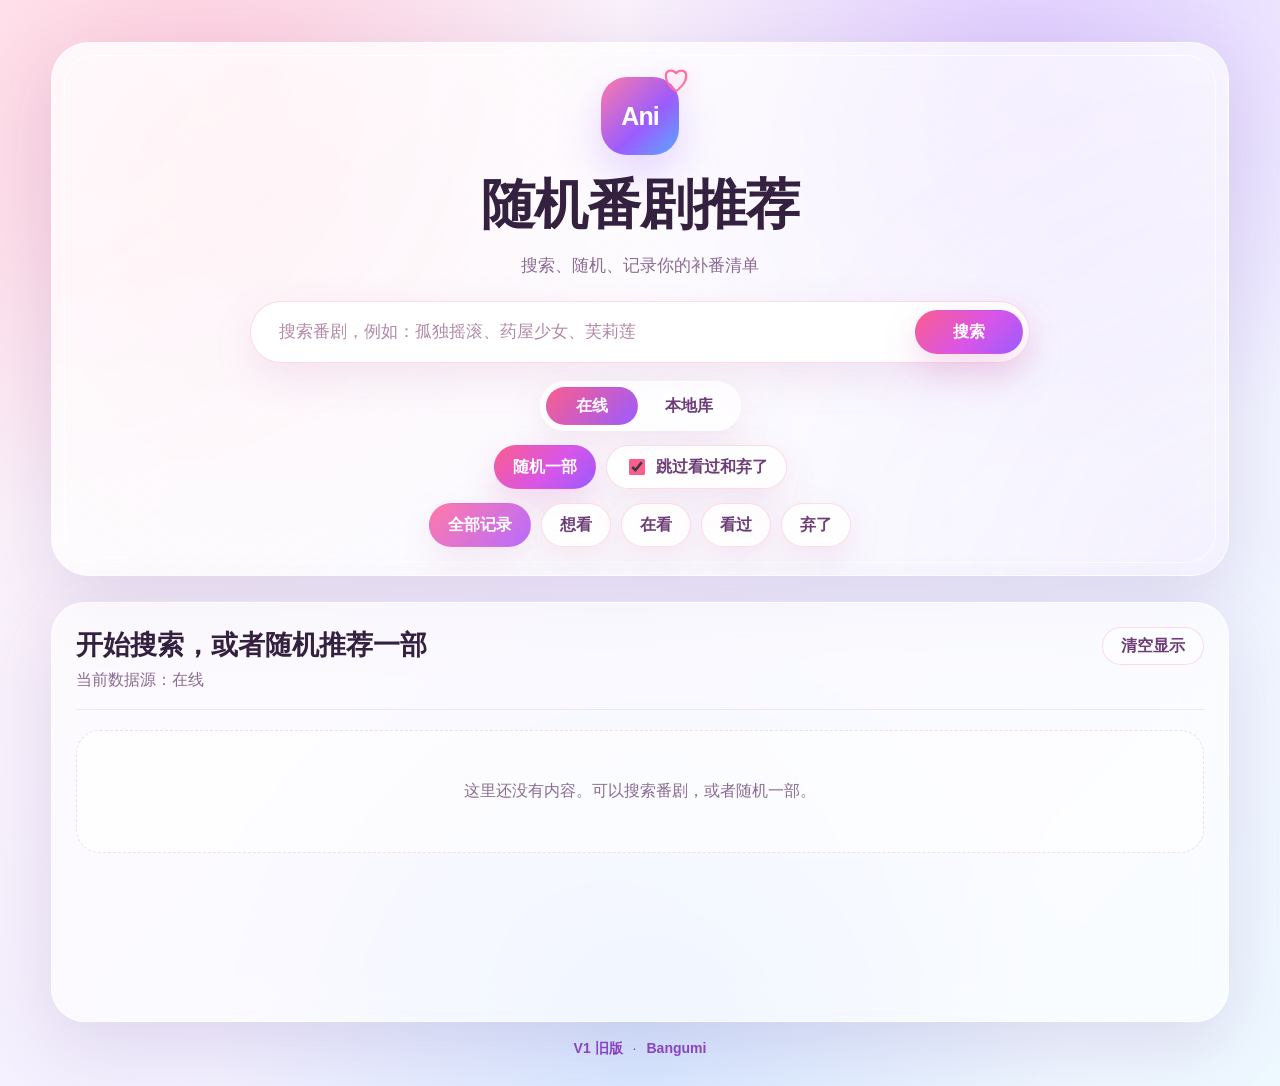
<file: index.html>
<!DOCTYPE html>
<html lang="zh-CN">
<head>
  <meta charset="UTF-8" />
  <meta name="viewport" content="width=device-width, initial-scale=1.0" />
  <title>随机番剧推荐 V2</title>
  <link rel="stylesheet" href="style.css?v=21" />
</head>
<body>
  <main class="page-shell">
    <section class="hero-panel">
      <div class="brand-logo" aria-hidden="true">Ani</div>
      <h1>随机番剧推荐</h1>
      <p class="subtitle">搜索、随机、记录你的补番清单</p>

      <form id="searchForm" class="search-panel" autocomplete="off">
        <input id="searchInput" type="text" placeholder="搜索番剧，例如：孤独摇滚、药屋少女、芙莉莲" />
        <button class="primary-btn search-submit" type="submit">搜索</button>
      </form>

      <div class="source-switch" role="group" aria-label="数据源切换">
        <button class="source-btn active" type="button" data-source="online">在线</button>
        <button class="source-btn" type="button" data-source="local">本地库</button>
      </div>

      <div class="action-row">
        <button id="randomBtn" class="primary-btn" type="button">随机一部</button>
        <label class="soft-check">
          <input id="skipWatched" type="checkbox" checked />
          <span>跳过看过和弃了</span>
        </label>
      </div>

      <div class="filter-row" role="group" aria-label="记录筛选">
        <button class="filter-btn active" type="button" data-filter="全部">全部记录</button>
        <button class="filter-btn" type="button" data-filter="想看">想看</button>
        <button class="filter-btn" type="button" data-filter="在看">在看</button>
        <button class="filter-btn" type="button" data-filter="看过">看过</button>
        <button class="filter-btn" type="button" data-filter="弃了">弃了</button>
      </div>
    </section>

    <section class="content-panel">
      <div class="section-head">
        <div>
          <h2 id="resultTitle">开始搜索，或者随机推荐一部</h2>
          <p id="resultTip">当前数据源：在线</p>
        </div>
        <button id="clearViewBtn" class="ghost-btn" type="button">清空显示</button>
      </div>

      <section id="resultList" class="grid"></section>
    </section>

    <footer class="footer-links">
      <a href="./v1/">V1 旧版</a>
      <span>·</span>
      <a href="https://bgm.tv/anime" target="_blank" rel="noreferrer">Bangumi</a>
    </footer>
  </main>

  <script src="app.js?v=21"></script>
</body>
</html>
</file>
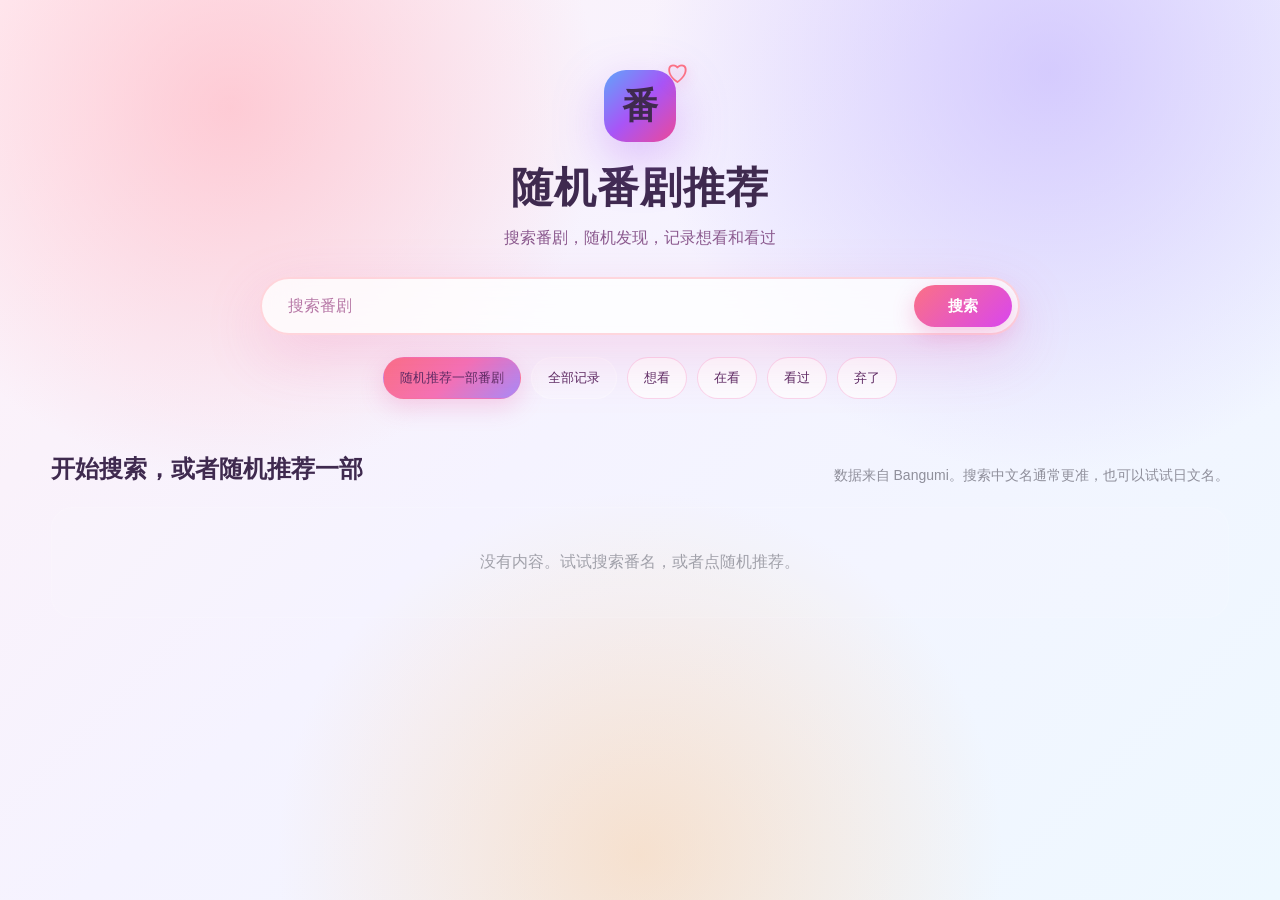
<file: anime-home/index.html>
<!DOCTYPE html>
<html lang="zh-CN">
<head>
  <meta charset="UTF-8" />
  <meta name="viewport" content="width=device-width, initial-scale=1.0" />
  <title>随机番剧推荐</title>
  <link rel="stylesheet" href="style.css" />
</head>
<body>
  <main class="page">
    <section class="hero">
      <div class="logo">番</div>
      <h1>随机番剧推荐</h1>
      <p>搜索番剧，随机发现，记录想看和看过</p>

      <div class="search-box">
        <input id="searchInput" type="text" placeholder="搜索番剧" />
        <button id="searchBtn">搜索</button>
      </div>

      <div class="actions">
        <button id="randomBtn" class="main-btn">随机推荐一部番剧</button>
        <button class="filter-btn active" data-filter="全部">全部记录</button>
        <button class="filter-btn" data-filter="想看">想看</button>
        <button class="filter-btn" data-filter="在看">在看</button>
        <button class="filter-btn" data-filter="看过">看过</button>
        <button class="filter-btn" data-filter="弃了">弃了</button>
      </div>
    </section>

    <section class="result-head">
      <h2 id="resultTitle">开始搜索，或者随机推荐一部</h2>
      <p id="resultTip">数据来自 Bangumi。搜索中文名通常更准，也可以试试日文名。</p>
    </section>

    <section id="resultList" class="grid"></section>
  </main>

  <script src="app.js"></script>
</body>
</html>
</file>
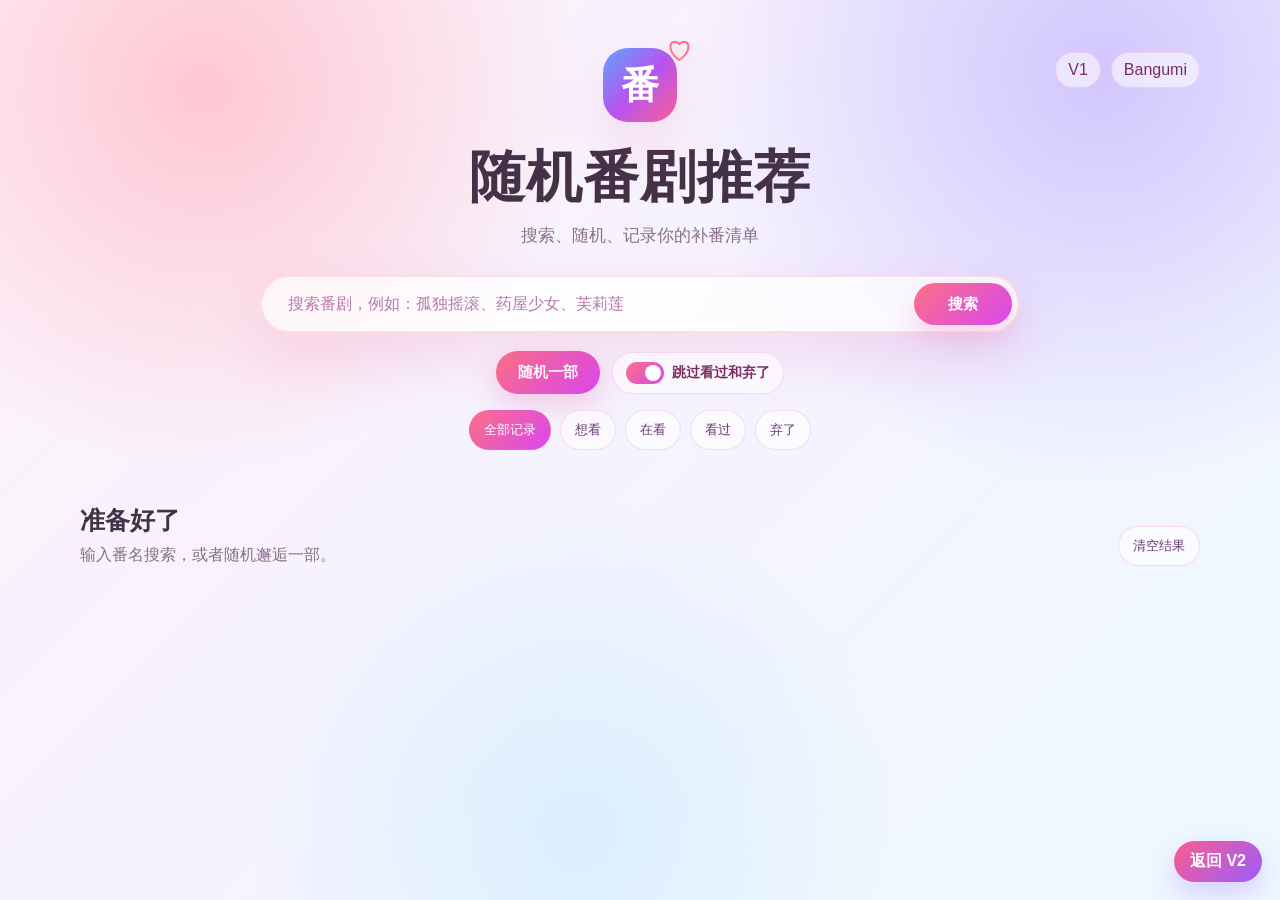
<file: v1/index.html>
<!DOCTYPE html>
<html lang="zh-CN">
<head>
  <meta charset="UTF-8" />
  <meta name="viewport" content="width=device-width, initial-scale=1.0" />
  <title>随机番剧推荐 V2</title>
  <link rel="stylesheet" href="style.css" />
</head>
  <a class="back-v2-link" href="../">返回 V2</a>
<body>
  <main class="page">
    <section class="hero">
      <div class="top-links">
        <a href="./v1/">V1</a>
        <a href="https://bgm.tv/" target="_blank" rel="noreferrer">Bangumi</a>
      </div>

      <div class="logo">番</div>
      <h1>随机番剧推荐</h1>
      <p>搜索、随机、记录你的补番清单</p>

      <div class="search-shell">
        <input id="searchInput" type="text" autocomplete="off" placeholder="搜索番剧，例如：孤独摇滚、药屋少女、芙莉莲" />
        <button id="searchBtn">搜索</button>
      </div>

      <div class="quick-actions">
        <button id="randomBtn" class="primary-btn">随机一部</button>

        <label class="switch">
          <input id="skipWatchedInput" type="checkbox" checked />
          <span></span>
          <b>跳过看过和弃了</b>
        </label>
      </div>

      <div class="filters">
        <button class="filter-btn active" data-filter="全部">全部记录</button>
        <button class="filter-btn" data-filter="想看">想看</button>
        <button class="filter-btn" data-filter="在看">在看</button>
        <button class="filter-btn" data-filter="看过">看过</button>
        <button class="filter-btn" data-filter="弃了">弃了</button>
      </div>
    </section>

    <section class="result-head">
      <div>
        <h2 id="resultTitle">准备好了</h2>
        <p id="resultTip">输入番名搜索，或者随机邂逅一部。</p>
      </div>
      <button id="clearBtn" class="ghost-btn">清空结果</button>
    </section>

    <section id="resultList" class="grid"></section>
  </main>

  <template id="cardSkeleton">
    <article class="card skeleton-card">
      <div class="cover-wrap shimmer"></div>
      <div class="body">
        <div class="line shimmer"></div>
        <div class="line short shimmer"></div>
        <div class="chips">
          <span class="chip shimmer"></span>
          <span class="chip shimmer"></span>
          <span class="chip shimmer"></span>
        </div>
        <div class="text-block shimmer"></div>
      </div>
    </article>
  </template>

  <script src="app.js"></script>
</body>
</html>
</file>
<file: style.css>
:root {
  --bg-1: #fff1f6;
  --bg-2: #f3f0ff;
  --bg-3: #eef8ff;
  --text: #34213f;
  --muted: #8a6b92;
  --card: rgba(255, 255, 255, 0.78);
  --card-strong: rgba(255, 255, 255, 0.92);
  --line: rgba(216, 120, 178, 0.22);
  --pink: #fb5d8d;
  --purple: #9b5cff;
  --blue: #5aa9ff;
  --shadow: 0 22px 70px rgba(114, 74, 150, 0.16);
  --shadow-soft: 0 12px 34px rgba(174, 87, 143, 0.13);
}

* { box-sizing: border-box; }

body {
  margin: 0;
  min-height: 100vh;
  color: var(--text);
  font-family: "Microsoft YaHei", "PingFang SC", Arial, sans-serif;
  background:
    radial-gradient(circle at 16% 12%, rgba(255, 121, 158, 0.32), transparent 30%),
    radial-gradient(circle at 80% 8%, rgba(155, 92, 255, 0.26), transparent 28%),
    radial-gradient(circle at 50% 95%, rgba(90, 169, 255, 0.18), transparent 35%),
    linear-gradient(135deg, var(--bg-1), var(--bg-2) 52%, var(--bg-3));
}

button, input { font: inherit; }
button { border: none; cursor: pointer; }

.page-shell {
  width: min(1180px, 92vw);
  margin: 0 auto;
  padding: 42px 0 28px;
}

.hero-panel {
  position: relative;
  overflow: hidden;
  margin: 0 auto;
  padding: 34px 28px 28px;
  border-radius: 38px;
  text-align: center;
  background:
    linear-gradient(145deg, rgba(255, 255, 255, 0.88), rgba(255, 255, 255, 0.54)),
    radial-gradient(circle at top left, rgba(251, 93, 141, 0.16), transparent 36%),
    radial-gradient(circle at bottom right, rgba(155, 92, 255, 0.12), transparent 40%);
  border: 1px solid rgba(255, 255, 255, 0.74);
  box-shadow: var(--shadow);
  backdrop-filter: blur(20px);
}

.hero-panel::before {
  content: "";
  position: absolute;
  inset: 12px;
  pointer-events: none;
  border-radius: 30px;
  border: 1px solid rgba(255, 255, 255, 0.74);
}

.brand-logo {
  position: relative;
  z-index: 1;
  width: 78px;
  height: 78px;
  margin: 0 auto 14px;
  display: grid;
  place-items: center;
  border-radius: 26px;
  color: white;
  font-size: 25px;
  font-weight: 900;
  letter-spacing: -1px;
  background: linear-gradient(135deg, #ff7aa8, #9b5cff 58%, #5aa9ff);
  box-shadow: 0 18px 44px rgba(155, 92, 255, 0.26);
}

.brand-logo::after {
  content: "♡";
  position: absolute;
  top: -13px;
  right: -9px;
  color: #ff6fa3;
  font-size: 27px;
  text-shadow: 0 6px 18px rgba(251, 93, 141, 0.35);
}

h1 {
  position: relative;
  z-index: 1;
  margin: 0;
  font-size: clamp(34px, 5vw, 54px);
  letter-spacing: -1px;
}

.subtitle {
  position: relative;
  z-index: 1;
  margin: 12px 0 24px;
  color: var(--muted);
  font-size: 17px;
}

.search-panel {
  position: relative;
  z-index: 1;
  width: min(780px, 100%);
  height: 62px;
  margin: 0 auto;
  padding: 6px;
  display: flex;
  gap: 8px;
  align-items: center;
  border-radius: 999px;
  background: rgba(255, 255, 255, 0.96);
  border: 1px solid rgba(251, 93, 141, 0.24);
  box-shadow: 0 14px 40px rgba(175, 84, 152, 0.13);
}

.search-panel input {
  flex: 1;
  min-width: 0;
  height: 100%;
  padding: 0 22px;
  border: none;
  outline: none;
  background: transparent;
  color: var(--text);
  font-size: 17px;
}
.search-panel input::placeholder { color: #b38aa7; }

.primary-btn,
.source-btn,
.filter-btn,
.ghost-btn,
.soft-check {
  min-height: 44px;
  padding: 0 18px;
  display: inline-flex;
  align-items: center;
  justify-content: center;
  border-radius: 999px;
  font-weight: 700;
  color: #6d3d77;
  background: rgba(255, 255, 255, 0.82);
  border: 1px solid rgba(251, 93, 141, 0.22);
  box-shadow: var(--shadow-soft);
  transition: transform .18s ease, filter .18s ease, box-shadow .18s ease, background .18s ease;
}

.primary-btn {
  color: #fff;
  background: linear-gradient(135deg, var(--pink), #d955e7 55%, var(--purple));
  border-color: transparent;
  box-shadow: 0 14px 34px rgba(203, 81, 174, 0.22);
}
.search-submit { min-width: 108px; }

button:hover, .soft-check:hover {
  transform: translateY(-1px);
  filter: brightness(1.035);
}
button:active, .soft-check:active { transform: translateY(0); }

.source-switch {
  position: relative;
  z-index: 1;
  width: max-content;
  margin: 18px auto 0;
  padding: 5px;
  display: flex;
  gap: 5px;
  border-radius: 999px;
  background: rgba(255, 255, 255, 0.62);
  border: 1px solid rgba(255, 255, 255, 0.75);
  box-shadow: var(--shadow-soft);
}

.source-btn {
  min-width: 92px;
  min-height: 38px;
  box-shadow: none;
  background: transparent;
  border-color: transparent;
}
.source-btn.active {
  color: white;
  background: linear-gradient(135deg, var(--pink), var(--purple));
}

.action-row, .filter-row {
  position: relative;
  z-index: 1;
  margin-top: 14px;
  display: flex;
  gap: 10px;
  justify-content: center;
  align-items: center;
  flex-wrap: wrap;
}

.soft-check { gap: 8px; }
.soft-check input { width: 16px; height: 16px; accent-color: var(--pink); }
.filter-btn.active {
  color: white;
  background: linear-gradient(135deg, #ff7aa8, #b96cff);
  border-color: transparent;
}

.content-panel {
  margin-top: 26px;
  padding: 24px;
  min-height: 420px;
  border-radius: 34px;
  background: rgba(255, 255, 255, 0.64);
  border: 1px solid rgba(255, 255, 255, 0.72);
  box-shadow: var(--shadow);
  backdrop-filter: blur(18px);
}

.section-head {
  margin-bottom: 20px;
  display: flex;
  justify-content: space-between;
  gap: 18px;
  align-items: flex-start;
  padding-bottom: 18px;
  border-bottom: 1px solid rgba(160, 97, 164, 0.13);
}
.section-head h2 { margin: 0; font-size: 27px; }
.section-head p { margin: 7px 0 0; color: var(--muted); }
.ghost-btn { min-height: 38px; box-shadow: none; background: rgba(255,255,255,.55); }

.grid {
  display: grid;
  grid-template-columns: repeat(auto-fill, minmax(238px, 1fr));
  gap: 18px;
}

.card {
  overflow: hidden;
  border-radius: 26px;
  background: var(--card-strong);
  border: 1px solid rgba(255, 255, 255, 0.78);
  box-shadow: 0 16px 40px rgba(117, 83, 136, 0.13);
  transition: transform .18s ease, box-shadow .18s ease;
}
.card:hover { transform: translateY(-5px); box-shadow: 0 22px 56px rgba(117, 83, 136, .19); }

.cover-wrap {
  position: relative;
  height: 330px;
  background: linear-gradient(135deg, rgba(251, 93, 141, .12), rgba(155, 92, 255, .12));
}
.cover { width: 100%; height: 100%; object-fit: cover; display: block; }
.status-badge {
  position: absolute;
  top: 12px;
  left: 12px;
  padding: 7px 11px;
  border-radius: 999px;
  color: #fff;
  font-size: 13px;
  font-weight: 800;
  background: rgba(70, 37, 82, 0.68);
  backdrop-filter: blur(10px);
}

.body { padding: 15px; }
.title { margin: 0; font-size: 18px; line-height: 1.38; }
.jp-title { min-height: 18px; margin: 7px 0 11px; color: #9a729e; font-size: 13px; }
.meta { display: flex; flex-wrap: wrap; gap: 7px; margin-bottom: 11px; }
.meta span {
  padding: 5px 9px;
  border-radius: 999px;
  color: #873b70;
  font-size: 12px;
  background: rgba(255, 240, 248, 0.9);
  border: 1px solid rgba(251, 93, 141, 0.14);
}
.summary {
  height: 112px;
  overflow: hidden;
  color: #5d4b63;
  font-size: 14px;
  line-height: 1.58;
}
.status-row { margin-top: 14px; display: grid; grid-template-columns: repeat(2, 1fr); gap: 8px; }
.status-btn {
  min-height: 40px;
  border-radius: 14px;
  color: #7a4b81;
  font-weight: 800;
  background: rgba(255, 244, 249, .94);
  border: 1px solid rgba(251, 93, 141, .18);
}
.status-btn.active { color: #fff; background: linear-gradient(135deg, var(--pink), var(--purple)); }
.open-link {
  margin-top: 10px;
  min-height: 40px;
  display: flex;
  align-items: center;
  justify-content: center;
  border-radius: 14px;
  color: #ab2d73;
  text-decoration: none;
  font-weight: 800;
  background: rgba(255, 240, 248, .86);
  border: 1px solid rgba(251, 93, 141, .18);
}

.empty, .loading, .error, .skeleton-card {
  grid-column: 1 / -1;
  padding: 50px 18px;
  border-radius: 24px;
  text-align: center;
  color: var(--muted);
  background: rgba(255, 255, 255, 0.55);
  border: 1px dashed rgba(204, 116, 174, 0.24);
}
.skeleton-card { height: 260px; animation: pulse 1.05s ease-in-out infinite alternate; }
@keyframes pulse { from { opacity: .55; } to { opacity: 1; } }

.footer-links {
  margin: 18px 0 0;
  display: flex;
  justify-content: center;
  gap: 10px;
  color: #8b5a8f;
  font-size: 14px;
}
.footer-links a { color: #8d42c7; text-decoration: none; font-weight: 800; }
.footer-links a:hover { text-decoration: underline; }

@media (max-width: 720px) {
  .page-shell { width: 94vw; padding-top: 22px; }
  .hero-panel { padding: 28px 16px 22px; border-radius: 30px; }
  .brand-logo { width: 64px; height: 64px; border-radius: 22px; font-size: 22px; }
  .subtitle { font-size: 15px; }
  .search-panel { height: 56px; }
  .search-panel input { padding: 0 13px; font-size: 14px; }
  .search-submit { min-width: 76px; padding: 0 12px; }
  .source-btn { min-width: 82px; }
  .primary-btn, .filter-btn, .soft-check { min-height: 40px; padding: 0 14px; font-size: 14px; }
  .content-panel { padding: 18px; border-radius: 28px; }
  .section-head { display: block; }
  .ghost-btn { margin-top: 12px; }
  .grid { grid-template-columns: 1fr; }
  .cover-wrap { height: 360px; }
}
</file>
<file: anime-home/style.css>
* {
  box-sizing: border-box;
}

body {
  margin: 0;
  min-height: 100vh;
  font-family: "Microsoft YaHei", "PingFang SC", Arial, sans-serif;
  color: #3f2a4f;
  background:
   radial-gradient(circle at 18% 12%, rgba(255, 182, 193, 0.65), transparent 28%),
    radial-gradient(circle at 82% 8%, rgba(196, 181, 253, 0.65), transparent 30%),
    radial-gradient(circle at 50% 95%, rgba(253, 186, 116, 0.35), transparent 34%),
    linear-gradient(135deg, #fff1f7, #f5f3ff 45%, #eef8ff);
}

.page {
  width: min(1180px, 92vw);
  margin: 0 auto;
  padding: 70px 0 80px;
}

.hero {
  display: flex;
  flex-direction: column;
  align-items: center;
  text-align: center;
}

.logo {
  width: 72px;
  height: 72px;
  border-radius: 22px;
  display: grid;
  place-items: center;
  font-size: 36px;
  font-weight: 800;
  background: linear-gradient(135deg, #60a5fa, #a855f7, #ec4899);
  box-shadow: 0 18px 50px rgba(168, 85, 247, 0.35);
  margin-bottom: 18px;
}

h1 {
  margin: 0;
  font-size: 42px;
  letter-spacing: 1px;
}

.hero p {
  margin: 12px 0 28px;
  color: #8b5a8f;
}

.search-box {
  width: min(760px, 100%);
  height: 58px;
  display: flex;
  padding: 6px;
  border-radius: 999px;
  background: rgba(255, 255, 255, 0.78);
  border: 2px solid rgba(255, 182, 193, 0.55);
  backdrop-filter: blur(18px);
  box-shadow: 0 20px 60px rgba(236, 72, 153, 0.18);
}

.search-box input {
  flex: 1;
  border: none;
  outline: none;
  padding: 0 20px;
  background: transparent;
  color: #4c1d52;
  font-size: 16px;
}

.search-box input::placeholder {
  color: #b779a7;
}

button {
  border: none;
  cursor: pointer;
  font-family: inherit;
  transition: 0.18s ease;
}

.search-box button {
  min-width: 98px;
  border-radius: 999px;
  color: white;
  font-size: 15px;
  font-weight: 700;
  background: linear-gradient(135deg, #fb7185, #d946ef);
  box-shadow: 0 8px 22px rgba(236, 72, 153, 0.28);
}

button:hover {
  transform: translateY(-1px);
  filter: brightness(1.08);
}

.actions {
  margin-top: 22px;
  display: flex;
  justify-content: center;
  flex-wrap: wrap;
  gap: 10px;
}

.main-btn,
.filter-btn {
  padding: 11px 16px;
  border-radius: 999px;
  color: #5b2b63;
  background: rgba(255, 255, 255, 0.72);
  border: 1px solid rgba(244, 114, 182, 0.28);
}

.main-btn {
  background: linear-gradient(135deg, #fb7185, #f472b6, #a78bfa);
  box-shadow: 0 8px 24px rgba(236, 72, 153, 0.22);
}

.filter-btn.active {
  background: rgba(255, 255, 255, 0.22);
  border-color: rgba(255, 255, 255, 0.32);
}

.result-head {
  margin: 54px 0 22px;
  display: flex;
  justify-content: space-between;
  gap: 20px;
  align-items: end;
}

.result-head h2 {
  margin: 0;
  font-size: 24px;
}

.result-head p {
  margin: 0;
  color: #8f8f9b;
  font-size: 14px;
}

.grid {
  display: grid;
  grid-template-columns: repeat(auto-fill, minmax(230px, 1fr));
  gap: 18px;
}

.card {
  overflow: hidden;
  border-radius: 26px;
  background: rgba(255, 255, 255, 0.74);
  border: 2px solid rgba(255, 182, 193, 0.34);
  backdrop-filter: blur(18px);
  transition: 0.2s ease;
  box-shadow: 0 16px 42px rgba(236, 72, 153, 0.14);
}

.card:hover {
  transform: translateY(-6px) rotate(-0.4deg);
  border-color: rgba(244, 114, 182, 0.75);
  box-shadow: 0 22px 55px rgba(236, 72, 153, 0.22);
}

.cover-wrap {
  position: relative;
  width: 100%;
  height: 320px;
  background: rgba(255, 255, 255, 0.06);
}

.cover {
  width: 100%;
  height: 100%;
  object-fit: cover;
  display: block;
}

.status-badge {
  position: absolute;
  top: 12px;
  left: 12px;
  padding: 6px 10px;
  border-radius: 999px;
  font-size: 12px;
  color: white;
  background: rgba(0, 0, 0, 0.58);
  backdrop-filter: blur(10px);
}

.body {
  padding: 15px;
}

.title {
  margin: 0;
  font-size: 18px;
  line-height: 1.35;
  color: #4c1d52;
}

.jp-title {
  margin: 6px 0 10px;
  font-size: 13px;
  color: #9f6a9f;
  min-height: 18px;
}

.meta {
  display: flex;
  flex-wrap: wrap;
  gap: 8px;
  margin-bottom: 12px;
}

.meta span {
  padding: 4px 8px;
  border-radius: 999px;
  font-size: 12px;
  color: #7c2d64;
  background: rgba(253, 242, 248, 0.95);
  border: 1px solid rgba(244, 114, 182, 0.24);
}

.summary {
  color: #5f4967;
  font-size: 14px;
  line-height: 1.55;
  height: 110px;
  overflow: hidden;
}

.status-row {
  margin-top: 14px;
  display: grid;
  grid-template-columns: repeat(2, 1fr);
  gap: 8px;
}

.status-btn {
  padding: 9px 8px;
  border-radius: 14px;
  color: #7c2d64;
  background: rgba(253, 242, 248, 0.92);
  border: 1px solid rgba(244, 114, 182, 0.24);
}

.status-btn.active {
  color: white;
  background: linear-gradient(135deg, #fb7185, #d946ef);
  box-shadow: 0 8px 18px rgba(236, 72, 153, 0.22);
}

.open-link {
  display: block;
  margin-top: 10px;
  padding: 10px;
  border-radius: 14px;
  text-align: center;
  color: #be185d;
  text-decoration: none;
  background: rgba(253, 242, 248, 0.9);
  border: 1px solid rgba(244, 114, 182, 0.26);
}

.empty,
.loading,
.error {
  grid-column: 1 / -1;
  padding: 44px 20px;
  border-radius: 22px;
  text-align: center;
  color: #a1a1aa;
  background: rgba(255, 255, 255, 0.075);
  border: 1px solid rgba(255, 255, 255, 0.11);
}

@media (max-width: 720px) {
  .page {
    width: 92vw;
    padding-top: 34px;
  }

  .logo {
    width: 58px;
    height: 58px;
    border-radius: 18px;
    font-size: 30px;
    margin-bottom: 14px;
  }

  h1 {
    font-size: 32px;
  }

  .hero p {
    margin: 10px 0 22px;
    font-size: 15px;
  }

  .search-box {
    width: 100%;
    height: 52px;
    flex-direction: row;
    border-radius: 999px;
    padding: 5px;
  }

  .search-box input {
    height: 42px;
    padding: 0 14px;
    text-align: left;
    font-size: 15px;
  }

  .search-box button {
    height: 42px;
    min-width: 76px;
    font-size: 14px;
  }

  .actions {
    gap: 8px;
  }

  .main-btn,
  .filter-btn {
    padding: 9px 13px;
    font-size: 14px;
  }

  .result-head {
    display: block;
    margin-top: 42px;
  }

  .result-head h2 {
    font-size: 23px;
  }

  .result-head p {
    margin-top: 8px;
    font-size: 14px;
  }

  .grid {
    grid-template-columns: 1fr;
  }

  .cover-wrap {
    height: 360px;
  }
}
.logo {
  position: relative;
}

.logo::after {
  content: "♡";
  position: absolute;
  right: -12px;
  top: -10px;
  font-size: 22px;
  color: #fb7185;
  text-shadow: 0 4px 12px rgba(236, 72, 153, 0.35);
}

.card::before {
  content: "";
  position: absolute;
  inset: 0;
  pointer-events: none;
  background: linear-gradient(
    135deg,
    rgba(255, 255, 255, 0.45),
    transparent 38%
  );
}

.card {
  position: relative;
}
</file>
<file: v1/style.css>
* {
  box-sizing: border-box;
}

:root {
  --text: #443047;
  --muted: #8a6f8d;
  --card: rgba(255, 255, 255, 0.72);
  --line: rgba(244, 114, 182, 0.24);
  --pink: #fb5f91;
  --purple: #b455f2;
  --blue: #60a5fa;
  --shadow: 0 24px 60px rgba(236, 72, 153, 0.16);
}

body {
  margin: 0;
  min-height: 100vh;
  font-family: "Microsoft YaHei", "PingFang SC", Arial, sans-serif;
  color: var(--text);
  background:
    radial-gradient(circle at 16% 10%, rgba(255, 183, 197, 0.72), transparent 28%),
    radial-gradient(circle at 86% 8%, rgba(196, 181, 253, 0.72), transparent 30%),
    radial-gradient(circle at 45% 92%, rgba(186, 230, 253, 0.42), transparent 30%),
    linear-gradient(135deg, #fff1f8, #f5f3ff 48%, #eef9ff);
}

button,
input {
  font-family: inherit;
}

button {
  border: 0;
  cursor: pointer;
}

.page {
  width: min(1120px, 92vw);
  margin: 0 auto;
  padding: 48px 0 72px;
}

.hero {
  position: relative;
  display: flex;
  flex-direction: column;
  align-items: center;
  text-align: center;
}

.top-links {
  position: absolute;
  right: 0;
  top: 4px;
  display: flex;
  gap: 10px;
}

.top-links a {
  padding: 8px 12px;
  border-radius: 999px;
  color: #7c2d64;
  text-decoration: none;
  background: rgba(255, 255, 255, 0.55);
  border: 1px solid var(--line);
  backdrop-filter: blur(16px);
}

.logo {
  position: relative;
  width: 74px;
  height: 74px;
  display: grid;
  place-items: center;
  border-radius: 25px;
  color: white;
  font-size: 38px;
  font-weight: 900;
  background: linear-gradient(135deg, var(--blue), var(--purple), var(--pink));
  box-shadow: var(--shadow);
}

.logo::after {
  content: "♡";
  position: absolute;
  right: -14px;
  top: -12px;
  color: #fb7185;
  font-size: 24px;
  text-shadow: 0 8px 18px rgba(236, 72, 153, 0.25);
}

h1 {
  margin: 18px 0 8px;
  font-size: clamp(34px, 6vw, 56px);
  letter-spacing: 1px;
}

.hero p {
  margin: 0 0 28px;
  color: var(--muted);
  font-size: 17px;
}

.search-shell {
  width: min(760px, 100%);
  height: 58px;
  display: flex;
  padding: 6px;
  border-radius: 999px;
  background: rgba(255, 255, 255, 0.72);
  border: 2px solid rgba(255, 182, 193, 0.42);
  backdrop-filter: blur(18px);
  box-shadow: var(--shadow);
}

.search-shell input {
  flex: 1;
  min-width: 0;
  border: 0;
  outline: 0;
  padding: 0 20px;
  background: transparent;
  color: #4c1d52;
  font-size: 16px;
}

.search-shell input::placeholder {
  color: #b779a7;
}

.search-shell button,
.primary-btn {
  border-radius: 999px;
  color: white;
  font-weight: 800;
  background: linear-gradient(135deg, #fb7185, #d946ef);
  box-shadow: 0 12px 28px rgba(236, 72, 153, 0.22);
}

.search-shell button {
  min-width: 98px;
  font-size: 15px;
}

.quick-actions {
  margin-top: 18px;
  display: flex;
  gap: 12px;
  align-items: center;
  justify-content: center;
  flex-wrap: wrap;
}

.primary-btn {
  padding: 12px 22px;
  font-size: 15px;
}

.switch {
  display: inline-flex;
  align-items: center;
  gap: 8px;
  padding: 9px 13px;
  border-radius: 999px;
  color: #7c2d64;
  background: rgba(255, 255, 255, 0.58);
  border: 1px solid var(--line);
  backdrop-filter: blur(16px);
  user-select: none;
}

.switch input {
  display: none;
}

.switch span {
  position: relative;
  width: 38px;
  height: 22px;
  border-radius: 999px;
  background: rgba(148, 163, 184, 0.45);
}

.switch span::after {
  content: "";
  position: absolute;
  left: 3px;
  top: 3px;
  width: 16px;
  height: 16px;
  border-radius: 999px;
  background: white;
  transition: 0.2s ease;
}

.switch input:checked + span {
  background: linear-gradient(135deg, #fb7185, #d946ef);
}

.switch input:checked + span::after {
  transform: translateX(16px);
}

.switch b {
  font-size: 14px;
  font-weight: 600;
}

.filters {
  margin-top: 16px;
  display: flex;
  gap: 9px;
  justify-content: center;
  flex-wrap: wrap;
}

.filter-btn,
.ghost-btn {
  padding: 10px 14px;
  border-radius: 999px;
  color: #6b3a73;
  background: rgba(255, 255, 255, 0.54);
  border: 1px solid var(--line);
  backdrop-filter: blur(16px);
  transition: 0.18s ease;
}

.filter-btn.active,
.filter-btn:hover,
.ghost-btn:hover {
  color: white;
  background: linear-gradient(135deg, #fb7185, #d946ef);
}

.result-head {
  margin: 54px 0 20px;
  display: flex;
  align-items: end;
  justify-content: space-between;
  gap: 16px;
}

.result-head h2 {
  margin: 0;
  font-size: 25px;
}

.result-head p {
  margin: 8px 0 0;
  color: var(--muted);
}

.grid {
  display: grid;
  grid-template-columns: repeat(auto-fill, minmax(230px, 1fr));
  gap: 18px;
}

.card {
  overflow: hidden;
  border-radius: 26px;
  background: var(--card);
  border: 2px solid rgba(255, 182, 193, 0.28);
  backdrop-filter: blur(18px);
  box-shadow: var(--shadow);
  transition: transform 0.2s ease, box-shadow 0.2s ease;
}

.card:hover {
  transform: translateY(-6px);
  box-shadow: 0 28px 70px rgba(236, 72, 153, 0.22);
}

.cover-wrap {
  position: relative;
  height: 322px;
  background: rgba(255, 255, 255, 0.42);
}

.cover {
  width: 100%;
  height: 100%;
  object-fit: cover;
  display: block;
  opacity: 0;
  transition: opacity 0.22s ease;
}

.cover.loaded {
  opacity: 1;
}

.status-badge {
  position: absolute;
  left: 12px;
  top: 12px;
  padding: 6px 10px;
  border-radius: 999px;
  color: white;
  font-size: 12px;
  background: rgba(76, 29, 82, 0.62);
  backdrop-filter: blur(14px);
}

.body {
  padding: 15px;
}

.title {
  margin: 0;
  font-size: 18px;
  line-height: 1.35;
  color: #4c1d52;
}

.jp-title {
  margin: 6px 0 10px;
  min-height: 18px;
  color: #9f6a9f;
  font-size: 13px;
}

.meta {
  display: flex;
  flex-wrap: wrap;
  gap: 7px;
  margin-bottom: 12px;
}

.meta span {
  padding: 4px 8px;
  border-radius: 999px;
  color: #7c2d64;
  font-size: 12px;
  background: rgba(253, 242, 248, 0.9);
  border: 1px solid var(--line);
}

.summary {
  margin: 0;
  height: 112px;
  overflow: hidden;
  color: #5f4967;
  font-size: 14px;
  line-height: 1.55;
}

.status-row {
  display: grid;
  grid-template-columns: repeat(2, 1fr);
  gap: 8px;
  margin-top: 14px;
}

.status-btn {
  padding: 9px 8px;
  border-radius: 14px;
  color: #7c2d64;
  background: rgba(253, 242, 248, 0.88);
  border: 1px solid var(--line);
}

.status-btn.active {
  color: white;
  background: linear-gradient(135deg, #fb7185, #d946ef);
}

.open-link {
  display: block;
  margin-top: 10px;
  padding: 10px;
  border-radius: 14px;
  text-align: center;
  color: #be185d;
  text-decoration: none;
  background: rgba(253, 242, 248, 0.86);
  border: 1px solid var(--line);
}

.empty,
.loading,
.error {
  grid-column: 1 / -1;
  padding: 48px 18px;
  border-radius: 26px;
  color: var(--muted);
  text-align: center;
  background: rgba(255, 255, 255, 0.48);
  border: 1px solid var(--line);
  backdrop-filter: blur(18px);
}

.skeleton-card {
  pointer-events: none;
}

.line {
  height: 18px;
  border-radius: 10px;
  margin-bottom: 10px;
}

.line.short {
  width: 62%;
}

.chips {
  display: flex;
  gap: 8px;
  margin-bottom: 12px;
}

.chip {
  width: 64px;
  height: 22px;
  border-radius: 999px;
}

.text-block {
  height: 112px;
  border-radius: 14px;
}

.shimmer {
  background: linear-gradient(90deg, rgba(255,255,255,0.32), rgba(255,255,255,0.82), rgba(255,255,255,0.32));
  background-size: 220% 100%;
  animation: shimmer 1.15s infinite linear;
}

@keyframes shimmer {
  to {
    background-position: -220% 0;
  }
}

@media (max-width: 720px) {
  .page {
    padding-top: 34px;
  }

  .top-links {
    position: static;
    margin-bottom: 14px;
  }

  .logo {
    width: 60px;
    height: 60px;
    border-radius: 20px;
    font-size: 31px;
  }

  .hero p {
    margin-bottom: 22px;
    font-size: 15px;
  }

  .search-shell {
    width: 100%;
    height: 52px;
    padding: 5px;
  }

  .search-shell input {
    padding: 0 14px;
    font-size: 14px;
  }

  .search-shell button {
    min-width: 76px;
    font-size: 14px;
  }

  .result-head {
    display: block;
    margin-top: 42px;
  }

  .ghost-btn {
    margin-top: 12px;
  }

  .grid {
    grid-template-columns: 1fr;
  }

  .cover-wrap {
    height: 360px;
  }
}
.back-v2-link {
  position: fixed;
  right: 18px;
  bottom: 18px;
  z-index: 9999;
  padding: 10px 16px;
  border-radius: 999px;
  color: white;
  text-decoration: none;
  font-weight: 700;
  background: linear-gradient(135deg, #fb5d8d, #9b5cff);
  box-shadow: 0 12px 30px rgba(155, 92, 255, 0.28);
}
</file>
